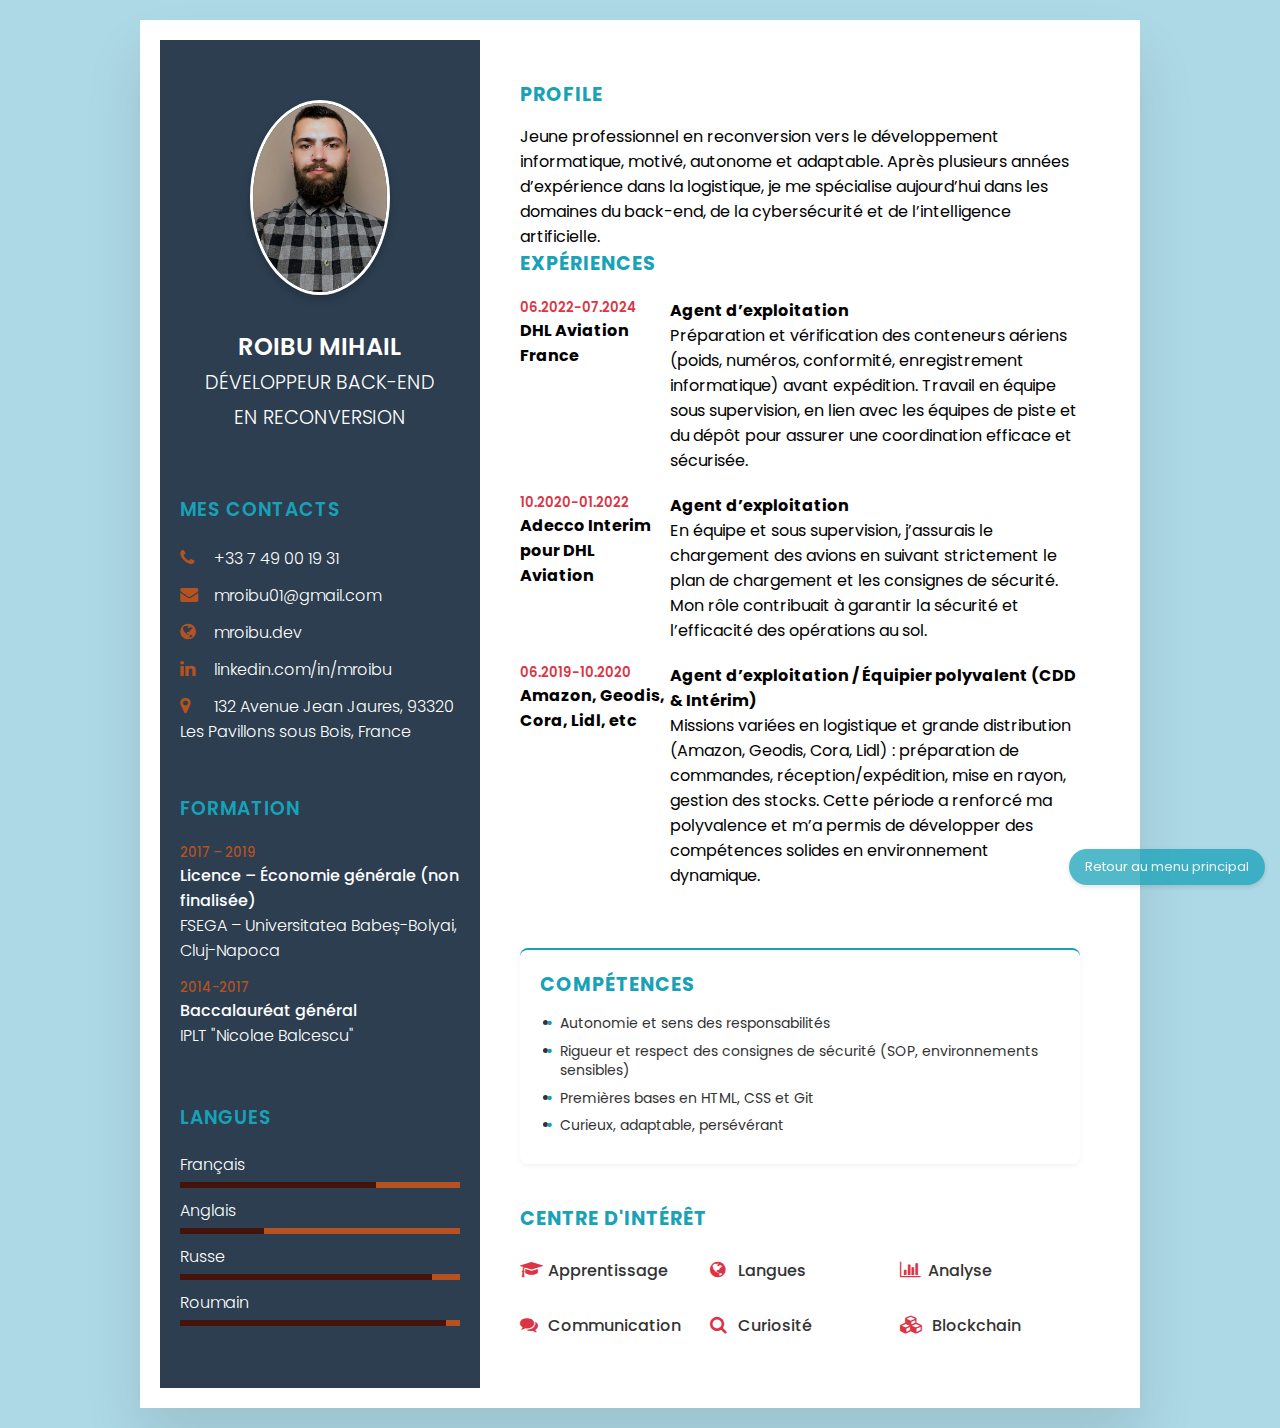
<file: cv.html>
<!DOCTYPE html>
<html lang="fr">
<head>
    <meta charset="UTF-8">
    <meta name="viewport" content="width=device-width, initial-scale=1.0">
    <link rel="stylesheet" href="style.css">
    <link rel="stylesheet" href="https://cdnjs.cloudflare.com/ajax/libs/font-awesome/4.7.0/css/font-awesome.css" integrity="sha512-5A8nwdMOWrSz20fDsjczgUidUBR8liPYU+WymTZP1lmY9G6Oc7HlZv156XqnsgNUzTyMefFTcsFH/tnJE/+xBg==" crossorigin="anonymous" referrerpolicy="no-referrer" />
    <title>Mon CV - Mihail ROIBU</title>
</head>
<body>
    <div CLASS="container">
    <div class="left-side">
<div class="profileTexte">
    <div class="imgBx">
<img src="images/photo.jpg">
    </div>
<h2>ROIBU MIHAIL<br><span>Développeur back-end<br>en reconversion</span></h2>
</div>
<div class="contactInfo">
<h3 class="title">Mes contacts</h3>  
 <ul>
    <li>
        <span class="icon"><i class="fa fa-phone" aria-hidden="true"></i></span>
        <span class="text">+33 7 49 00 19 31</span>
    </li>
     <li>
        <span class="icon"><i class="fa fa-envelope" aria-hidden="true"></i></span>
        <span class="text">mroibu01@gmail.com</span>
    </li>
    <li>
      <span class="icon"><i class="fa fa-globe" aria-hidden="true"></i></span>
      <a class="text" href="https://mroibu.dev" target="_blank">mroibu.dev</a>
    </li>
   <li>
    <span class="icon"><i class="fa fa-linkedin" aria-hidden="true"></i></span>
    <a class="text" href="https://www.linkedin.com/in/mroibu" target="_blank">linkedin.com/in/mroibu</a>
</li>
     <li>
        <span class="icon"><i class="fa fa-map-marker" aria-hidden="true"></i></span>
        <span class="text">132 Avenue Jean Jaures, 93320 Les Pavillons sous Bois, France</span>
    </li>
 </ul>  
</div>
<div class="contactInfo  education">
<h3 class="title">Formation</h3>
<ul>
     <li>
    <h5>2017 – 2019</h5>
    <h4>Licence – Économie générale (non finalisée)</h4>
    <h4>FSEGA – Universitatea Babeș-Bolyai, Cluj-Napoca</h4>
</li>
    <li>
        <h5>2014-2017</h5>
        <H4>Baccalauréat général</H4>
        <h4>IPLT "Nicolae Balcescu"</h4>
    </li>
</ul>
</div>
<div class="contactInfo language">
    <h3 class="title">Langues</h3>
    <ul>
        <li>
            <span class="texte">Français</span>
            <span class="percent">
                <div style="width: 70%;"></div>
            </span>
        </li>
        <li>
            <span class="texte">Anglais</span>
            <span class="percent">
            <div style="width: 30%;"></div>
            </span>
        </li>
        <li>
            <span class="texte">Russe</span>
            <span class="percent">
            <div style="width: 90%;"></div>
            </span>
        </li>
        <li>
            <span class="texte">Roumain</span>
            <span class="percent">
            <div style="width: 95%;"></div>
            </span>
        </li>
    </ul>
</div>
    </div>
    <div class="right-side">
        <div class="about">
            <h2 class="title2">Profile</h2>
           <p>Jeune professionnel en reconversion vers le développement informatique, motivé, autonome et adaptable. Après plusieurs années d’expérience dans la logistique, je me spécialise aujourd’hui dans les domaines du back-end, de la cybersécurité et de l’intelligence artificielle.</p>
<h2 class="title2">Expériences</h2>
<div class="box">
<div class="year_company">
    <h5>06.2022-07.2024</h5>
    <h4>DHL Aviation France</h4>
</div>
<div class="texte">
    <h4>Agent d’exploitation</h4>
    <p>Préparation et vérification des conteneurs aériens (poids, numéros, conformité, enregistrement informatique) avant expédition. Travail en équipe sous supervision, en lien avec les équipes de piste et du dépôt pour assurer une coordination efficace et sécurisée.</p>
</div>
</div>
<div class="box">
<div class="year_company">
    <h5>10.2020-01.2022</h5>
    <h4>Adecco Interim pour DHL Aviation</h4>
</div>
<div class="texte">
    <h4>Agent d’exploitation</h4>
    <p>En équipe et sous supervision, j’assurais le chargement des avions en suivant strictement le plan de chargement et les consignes de sécurité. Mon rôle contribuait à garantir la sécurité et l’efficacité des opérations au sol.</p>
</div>
</div>
<div class="box">
<div class="year_company">
    <h5>06.2019-10.2020</h5>
    <h4>Amazon, Geodis, Cora, Lidl, etc</h4>
</div>
<div class="text">
    <h4>Agent d’exploitation / Équipier polyvalent (CDD & Intérim)</h4>
    <p>Missions variées en logistique et grande distribution (Amazon, Geodis, Cora, Lidl) : préparation de commandes, réception/expédition, mise en rayon, gestion des stocks. Cette période a renforcé ma polyvalence et m’a permis de développer des compétences solides en environnement dynamique.
</p>
</div>
</div>
        </div>
        <div class="about skills">
            <h2 class="title2">Compétences</h2>
            <div>
                <ul>
        <li>Autonomie et sens des responsabilités</li>
        <li>Rigueur et respect des consignes de sécurité (SOP, environnements sensibles)</li>
        <li>Premières bases en HTML, CSS et Git</li>
        <li>Curieux, adaptable, persévérant</li>
    </ul>
            </div>
        </div>
        <div class="about interest">
            <h2 class="title2">Centre d'intérêt</h2>
            <ul>
                <li><i class="fa fa-graduation-cap" aria-hidden="true"></i>Apprentissage</li>
                <li><i class="fa fa-globe" aria-hidden="true"></i>Langues</li>
                <li><i class="fa fa-bar-chart" aria-hidden="true"></i>Analyse</li>
                <li><i class="fa fa-comments" aria-hidden="true"></i>Communication</li>
                <li><i class="fa fa-search" aria-hidden="true"></i>Curiosité</li>
                 <li><i class="fa fa-cubes" aria-hidden="true"></i> Blockchain</li>
            </ul>
        </div>
    </div>
    </div>
    <div style="text-align: center;">
        
        <a href="index.html" class="back-button">Retour au menu principal</a>

</div>
</body>
</html>
</file>
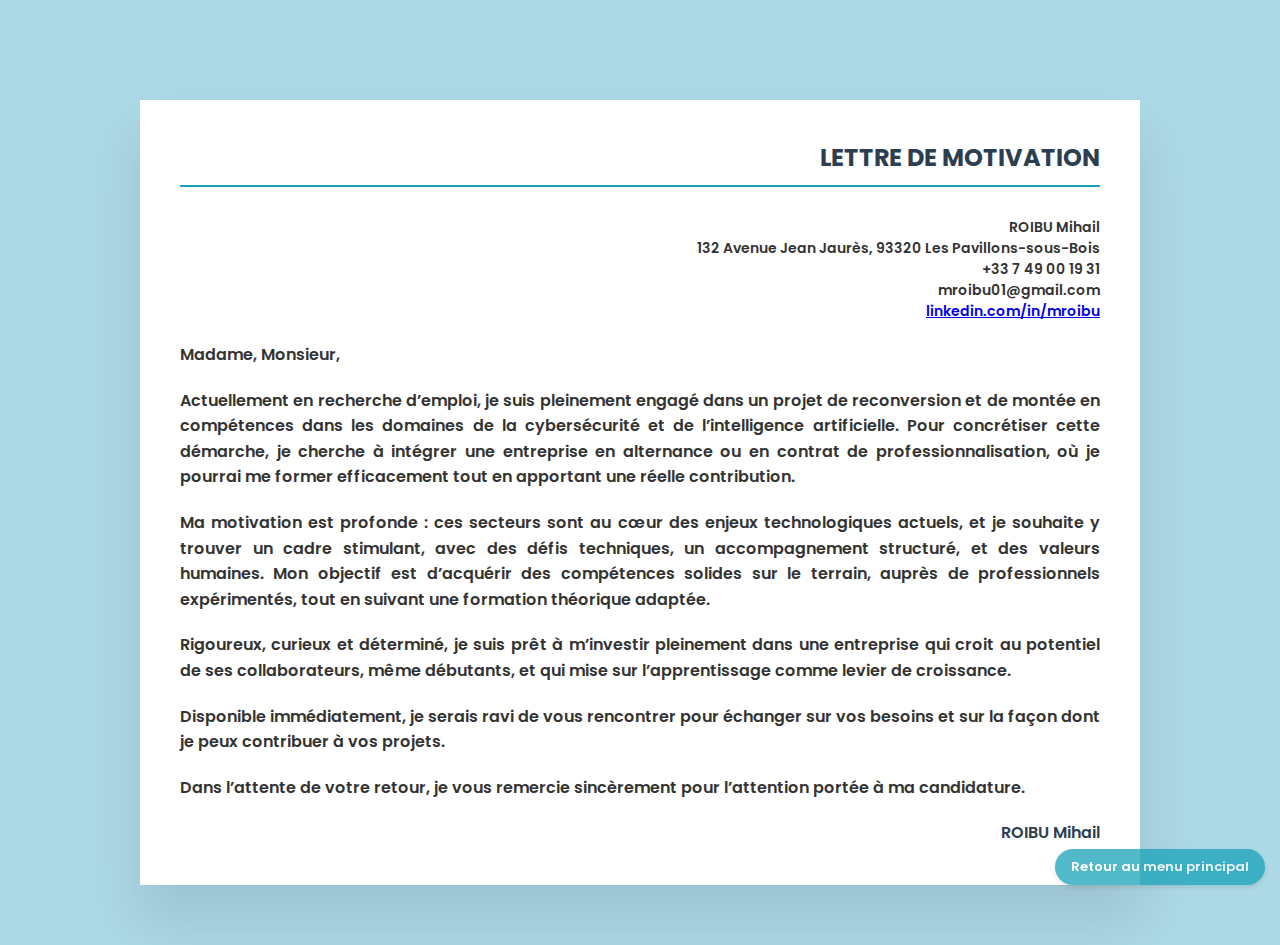
<file: motivation.html>
<!DOCTYPE html>
<html lang="fr">
<head>
  <meta charset="UTF-8">
  <title>Lettre de motivation</title>
  <link rel="stylesheet" href="style.css">
  <style>
    .motivation-container {
      max-width: 1000px;
      margin: 40px auto;
      background: #fff;
      box-shadow: 0 35px 55px rgba(0,0,0,0.1);
      padding: 40px;
      font-family: 'Poppins', sans-serif;
    }
    .motivation-header {
      border-bottom: 2px solid #17a2b8;
      margin-bottom: 30px;
      padding-bottom: 10px;
    }
    .motivation-header h1 {
      color: #2c3e50;
      font-size: 24px;
      text-transform: uppercase;
    }
    .motivation-coordonnees {
      font-size: 14px;
      margin-bottom: 20px;
      color: #333;
    }
    .motivation-coordonnees i {
      color: #dc5913c7;
      margin-right: 6px;
    }
    .motivation-content p {
      color: #333;
      font-size: 16px;
      line-height: 1.6;
      text-align: justify;
      margin-bottom: 20px;
    }
    .signature {
      margin-top: 40px;
      text-align: right;
      color: #2c3e50;
      font-weight: 600;
    }
    a.btn-retour {
      display: inline-block;
      margin-top: 30px;
      color: #fff;
      background-color: #17a2b8;
      padding: 10px 20px;
      border-radius: 5px;
      text-decoration: none;
    }
    a.btn-retour:hover {
      background-color: #138496;
    }
  </style>
</head>
<body>
  <div class="motivation-container">
    <div class="motivation-header">
      <h1>Lettre de motivation</h1>
    </div>

    <div class="motivation-coordonnees">
      <p><i class="fa fa-user"></i> ROIBU Mihail</p>
      <p><i class="fa fa-map-marker"></i> 132 Avenue Jean Jaurès, 93320 Les Pavillons-sous-Bois</p>
      <p><i class="fa fa-phone"></i> +33 7 49 00 19 31</p>
      <p><i class="fa fa-envelope"></i> mroibu01@gmail.com</p>
      <p><i class="fa fa-linkedin"></i> <a href="https://linkedin.com/in/mroibu" target="_blank">linkedin.com/in/mroibu</a></p>
    </div>

    <div class="motivation-content">
      <p>
        Madame, Monsieur,
      </p>
      <p>
Actuellement en recherche d’emploi, je suis pleinement engagé dans un projet de reconversion et de montée en compétences dans les domaines de la cybersécurité et de l’intelligence artificielle. Pour concrétiser cette démarche, je cherche à intégrer une entreprise en alternance ou en contrat de professionnalisation, où je pourrai me former efficacement tout en apportant une réelle contribution.      </p>
      <p>
Ma motivation est profonde : ces secteurs sont au cœur des enjeux technologiques actuels, et je souhaite y trouver un cadre stimulant, avec des défis techniques, un accompagnement structuré, et des valeurs humaines. Mon objectif est d’acquérir des compétences solides sur le terrain, auprès de professionnels expérimentés, tout en suivant une formation théorique adaptée.      </p>
      <p>
Rigoureux, curieux et déterminé, je suis prêt à m’investir pleinement dans une entreprise qui croit au potentiel de ses collaborateurs, même débutants, et qui mise sur l’apprentissage comme levier de croissance.
      </p>
      <p>
        Disponible immédiatement, je serais ravi de vous rencontrer pour échanger sur vos besoins et sur la façon dont je peux contribuer à vos projets.
      </p>
      <p>
        Dans l’attente de votre retour, je vous remercie sincèrement pour l’attention portée à ma candidature.
      </p>
    </div>

    <body class="signature">
      ROIBU Mihail
      
    <a href="index.html" class="back-button">Retour au menu principal</a>

  </body>
</html>
</file>
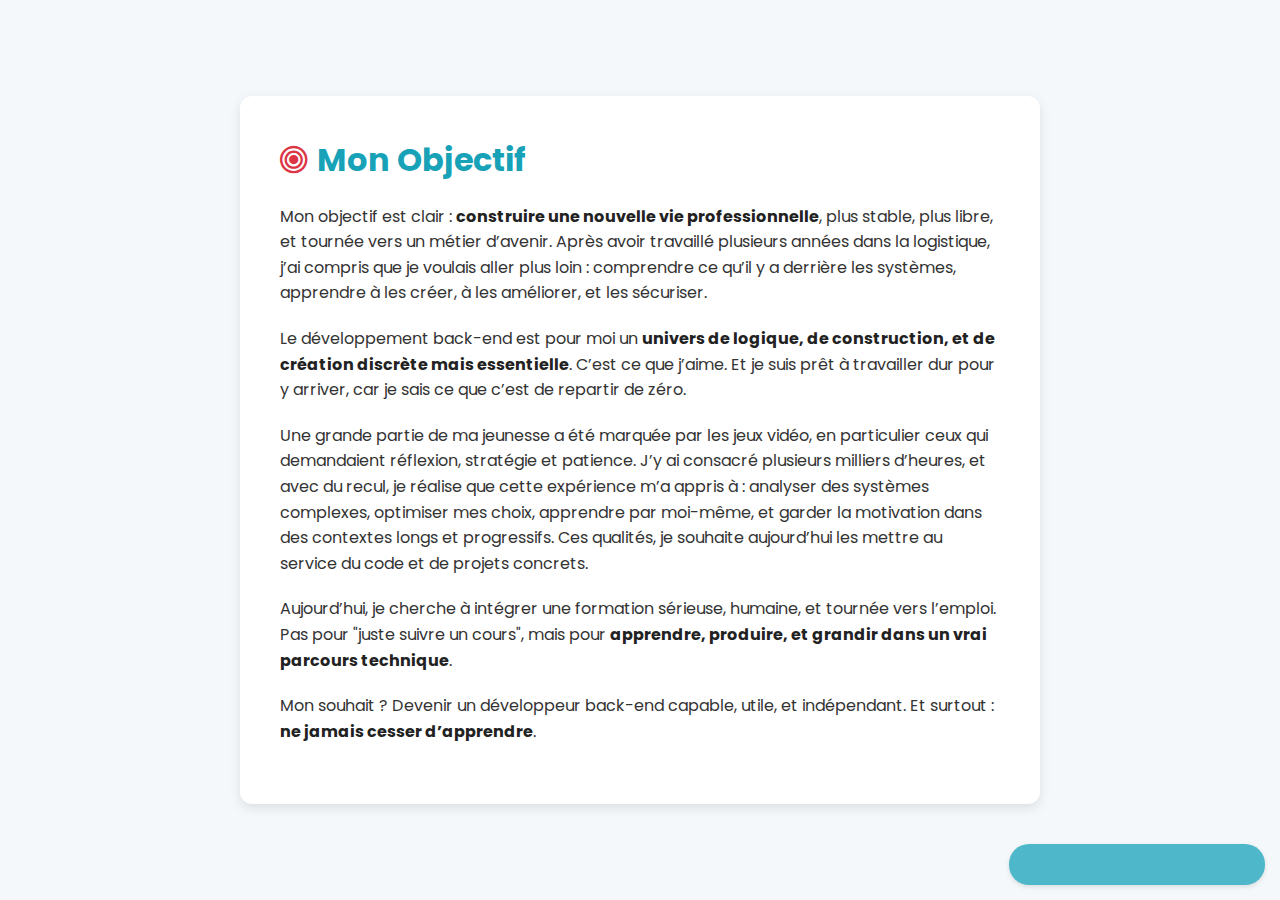
<file: objectif.html>
<!DOCTYPE html>
<html lang="fr">
<head>
  <meta charset="UTF-8">
  <meta name="viewport" content="width=device-width, initial-scale=1.0">
  <title>Mon Objectif</title>
  <link rel="stylesheet" href="style.css">
  <style>
    body {
      background-color: #f4f8fb;
      font-family: 'Poppins', sans-serif;
      margin: 0;
      padding: 0;
    }

    .objectif-container {
      max-width: 800px;
      margin: 60px auto;
      background-color: #ffffff;
      padding: 40px;
      border-radius: 12px;
      box-shadow: 0 4px 12px rgba(0,0,0,0.1);
    }

    h1 {
      color: #17a2b8;
      font-size: 2em;
      margin-bottom: 20px;
      display: flex;
      align-items: center;
      gap: 10px;
    }

    h1 i {
      color: #dc3545;
    }

    p {
      color: #333;
      line-height: 1.6;
      margin-bottom: 20px;
      font-size: 1em;
    }

    a.back-button {
      display: inline-block;
      margin-top: 30px;
      color: #17a2b8;
      text-decoration: none;
      font-weight: 500;
      font-size: 16px;
    }

    a.back-button:hover {
      text-decoration: underline;
    }

    strong {
      color: #222;
    }
  </style>
  <link rel="stylesheet" href="https://cdnjs.cloudflare.com/ajax/libs/font-awesome/4.7.0/css/font-awesome.css">
</head>
<body>
  <div class="objectif-container">
    <h1><i class="fa fa-bullseye"></i> Mon Objectif</h1>

    <p>Mon objectif est clair : <strong>construire une nouvelle vie professionnelle</strong>, plus stable, plus libre, et tournée vers un métier d’avenir. Après avoir travaillé plusieurs années dans la logistique, j’ai compris que je voulais aller plus loin : comprendre ce qu’il y a derrière les systèmes, apprendre à les créer, à les améliorer, et les sécuriser.</p>

    <p>Le développement back-end est pour moi un <strong>univers de logique, de construction, et de création discrète mais essentielle</strong>. C’est ce que j’aime. Et je suis prêt à travailler dur pour y arriver, car je sais ce que c’est de repartir de zéro.</p>

    <p>Une grande partie de ma jeunesse a été marquée par les jeux vidéo, en particulier ceux qui demandaient réflexion, stratégie et patience. J’y ai consacré plusieurs milliers d’heures, et avec du recul, je réalise que cette expérience m’a appris à : analyser des systèmes complexes, optimiser mes choix, apprendre par moi-même, et garder la motivation dans des contextes longs et progressifs. Ces qualités, je souhaite aujourd’hui les mettre au service du code et de projets concrets.</p>

    <p>Aujourd’hui, je cherche à intégrer une formation sérieuse, humaine, et tournée vers l’emploi. Pas pour "juste suivre un cours", mais pour <strong>apprendre, produire, et grandir dans un vrai parcours technique</strong>.</p>

    <p>Mon souhait ? Devenir un développeur back-end capable, utile, et indépendant. Et surtout : <strong>ne jamais cesser d’apprendre</strong>.</p>

    <a href="index.html" class="back-button">← Retour au menu principal</a>
  </div>
</body>
</html>
</file>
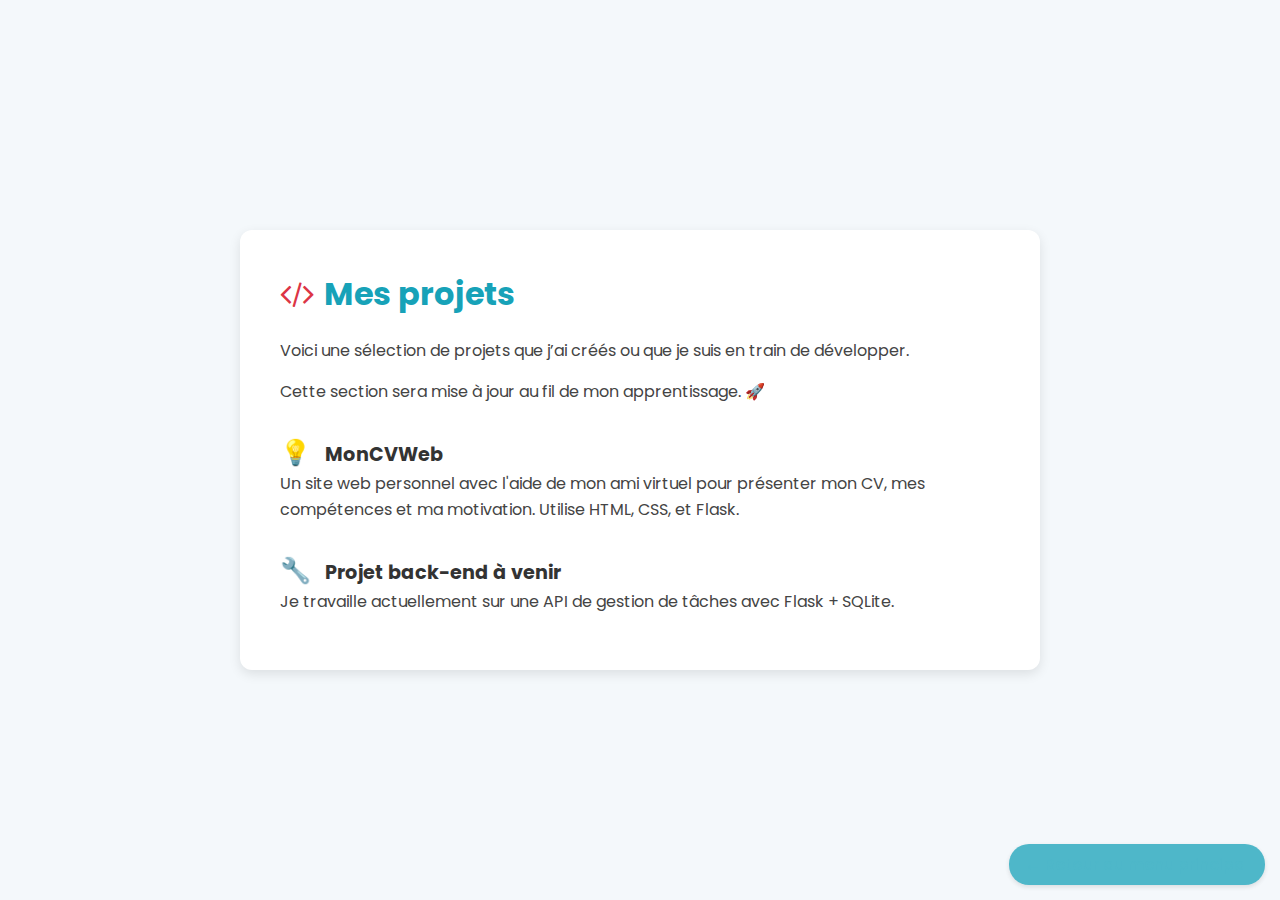
<file: projets.html>
<!DOCTYPE html>
<html lang="fr">
<head>
  <meta charset="UTF-8">
  <meta name="viewport" content="width=device-width, initial-scale=1.0">
  <title>Mes projets</title>
  <link rel="stylesheet" href="style.css">
  <style>
    body {
      background-color: #f4f8fb;
      font-family: 'Poppins', sans-serif;
      margin: 0;
      padding: 0;
    }

    .projets-container {
      max-width: 800px;
      margin: 60px auto;
      background-color: #ffffff;
      padding: 40px;
      border-radius: 12px;
      box-shadow: 0 4px 12px rgba(0,0,0,0.1);
    }

    h1 {
      color: #17a2b8;
      font-size: 2em;
      margin-bottom: 20px;
      display: flex;
      align-items: center;
      gap: 10px;
    }

    h1 i {
      color: #dc3545;
    }

    h2 {
      margin-top: 30px;
      color: #333;
      font-size: 1.3em;
    }

    p {
      color: #444;
      line-height: 1.6;
      margin-bottom: 15px;
    }

    .emoji-title {
      font-size: 1.2em;
      margin-top: 30px;
    }

    .emoji-title span {
      margin-right: 10px;
      font-size: 1.3em;
    }

    a.back-button {
      display: inline-block;
      margin-top: 30px;
      color: #17a2b8;
      text-decoration: none;
      font-weight: 500;
      font-size: 16px;
    }

    a.back-button:hover {
      text-decoration: underline;
    }
  </style>
  <link rel="stylesheet" href="https://cdnjs.cloudflare.com/ajax/libs/font-awesome/4.7.0/css/font-awesome.css">
</head>
<body>
  <div class="projets-container">
    <h1><i class="fa fa-code"></i> Mes projets</h1>

    <p>Voici une sélection de projets que j’ai créés ou que je suis en train de développer.</p>
    <p>Cette section sera mise à jour au fil de mon apprentissage. 🚀</p>

    <h2 class="emoji-title"><span>💡</span> MonCVWeb</h2>
    <p>Un site web personnel avec l'aide de mon ami virtuel pour présenter mon CV, mes compétences et ma motivation. Utilise HTML, CSS, et Flask.</p>

    <h2 class="emoji-title"><span>🔧</span> Projet back-end à venir</h2>
    <p>Je travaille actuellement sur une API de gestion de tâches avec Flask + SQLite.</p>

    <a href="index.html" class="back-button">← Retour au menu principal</a>
  </div>
</body>
</html>
</file>
<file: style.css>
@import url('https://fonts.googleapis.com/css2?family=Poppins:ital,wght@0,100;0,200;0,300;0,400;0,500;0,600;0,700;0,800;0,900&display=swap');

* {
  margin: 0;
  padding: 0;
  box-sizing: border-box;
  font-family: 'Poppins', sans-serif;
}

body {
  background-color: lightblue;
  display: flex;
  justify-content: center;
  align-items: center;
  min-height: 100vh;
  overflow-x: hidden;
  padding: 20px;
}

.container {
  position: relative;
  width: 100%;
  max-width: 1000px;
  padding: 20px;
  background: #fff;
  display: grid;
  grid-template-columns: 1fr 2fr;
  box-shadow: 0 35px 55px rgba(0,0,0,0.1);
}

.container .left-side {
  background: #2c3e50;
  padding: 40px 20px;
}

.profileTexte {
  display: flex;
  flex-direction: column;
  align-items: center;
  padding: 20px 0;
  text-align: center;
}

.imgBx {
  width: 140px;
  height: 195px;
  border-radius: 50%;
  overflow: hidden;
  border: 3px solid #fff;
  box-shadow: 0 4px 8px rgba(0,0,0,0.2);
  margin-bottom: 15px;
}

.imgBx img {
  width: 100%;
  height: 100%;
  object-fit: cover;
}

.profileTexte h2 {
  color: #fff;
  font-size: 1.5em;
  margin-top: 20px;
  text-transform: uppercase;
  font-weight: 600;
  line-height: 1.4em;
}

.profileTexte h2 span {
  font-size: 0.8em;
  font-weight: 300;
}

.contactInfo {
  padding-top: 40px;
}

.title {
  color: #17a2b8;
  text-transform: uppercase;
  font-weight: 600;
  letter-spacing: 1px;
  margin-bottom: 20px;
}

.contactInfo ul {
  list-style: none;
}

.contactInfo ul li {
  margin: 10px 0;
  cursor: pointer;
}

.contactInfo ul li .icon {
  display: inline-block;
  width: 30px;
  font-size: 18px;
  color: #dc5913c7;
}

.contactInfo ul li span,
.contactInfo ul li a {
  color: #fff;
  font-weight: 300;
  text-decoration: none;
}

.contactInfo ul li a:hover {
  text-decoration: underline;
}

.contactInfo.education li {
  margin-bottom: 15px;
}

.contactInfo.education h5 {
  color: #dc5913c7;
  font-weight: 500;
}

.contactInfo.education h4 {
  color: #fff;
  font-weight: 300;
}

.contactInfo.education h4:nth-child(2) {
  font-weight: 500;
}

.contactInfo.language .percent {
  position: relative;
  width: 100%;
  height: 6px;
  background: #dc5913c7;
  display: block;
  margin-top: 5px;
}

.contactInfo.language .percent div {
  position: absolute;
  top: 0;
  left: 0;
  height: 100%;
  background: #240106c7;
}

.container .right-side {
  padding: 40px;
}

.about {
  margin-bottom: 60px;
}

.about:last-child {
  margin-bottom: 0;
}

.title2 {
  color: #17a2b8;
  text-transform: uppercase;
  letter-spacing: 1px;
  margin-bottom: 15px;
  font-size: 1.2rem;
}

.about .box {
  display: flex;
  flex-direction: row;
  margin: 20px 0;
}

.about .box .year_company {
  min-width: 150px;
}

.about .box .year_company h5 {
  text-transform: uppercase;
  color: #dc3545;
  font-weight: 600;
}

.about.skills {
  background-color: #ffffff;
  padding: 20px;
  border-radius: 8px;
  box-shadow: 0 2px 5px rgba(0,0,0,0.05);
  margin-bottom: 40px;
  border-top: 2px solid #17a2b8;
}

.about.skills h4 {
  font-size: 16px;
  color: #f81418;
  margin-bottom: 10px;
  text-transform: uppercase;
  letter-spacing: 0.5px;
  font-weight: 600;
}

.about.skills ul {
  list-style-type: disc;
  padding-left: 20px;
  color: #333;
  margin-top: 10px;
}

.about.skills li {
  margin-bottom: 8px;
  font-size: 14px;
  line-height: 1.4;
}

.about.skills li::before {
  content: "• ";
  color: #17a2b8;
  font-weight: bold;
  display: inline-block;
  width: 1em;
  margin-left: -1em;
}

.interest ul {
  display: grid;
  grid-template-columns: repeat(3,1fr);
  gap: 10px;
}

.interest ul li {
  list-style: none;
  color: #333;
  font-weight: 500;
  margin: 10px 0;
}

.interest ul li .fa {
  color: #dc3445;
  font-size: 18px;
  width: 20px;
  margin-right: 8px;
}

.btn-motivation {
  display: inline-block;
  margin: 30px auto;
  background-color: #17a2b8;
  color: #fff;
  padding: 12px 24px;
  font-size: 16px;
  font-weight: 500;
  text-decoration: none;
  border-radius: 8px;
  text-align: center;
  transition: background-color 0.3s ease;
  box-shadow: 0 4px 6px rgba(0,0,0,0.1);
}

.btn-motivation:hover {
  background-color: #138496;
  box-shadow: 0 2px 8px rgba(0,0,0,0.2);
}

.back-button {
  display: inline-block;
  position: fixed;
  bottom: 15px;
  right: 15px;
  background-color: #17a2b8;
  color: #fff;
  padding: 8px 16px;
  border-radius: 20px;
  text-decoration: none;
  font-size: 13px;
  opacity: 0.75;
  box-shadow: 0 2px 5px rgba(0, 0, 0, 0.15);
  transition: transform 0.2s ease, background-color 0.3s ease;
  z-index: 999;
}

.back-button:hover {
  opacity: 1;
  transform: scale(1.05);
  background-color: #138496;
}

@media (max-width: 768px) {
  .container {
    grid-template-columns: 1fr;
  }

  .container .left-side,
  .container .right-side {
    padding: 20px;
  }

  .interest ul {
    grid-template-columns: repeat(2, 1fr);
  }

  .contactInfo.language .percent {
    height: 5px;
  }

  .imgBx {
    width: 120px;
    height: 120px;
  }

.back-button {
  display: inline-block;
  padding: 10px 20px;
  margin-top: 30px;
  margin-bottom: 20px;
  background-color: #00bcd4;
  color: white;
  text-decoration: none;
  border-radius: 8px;
  font-weight: 500;
  transition: background-color 0.3s ease;
}

.back-button:hover {
  background-color: #0097a7;
}

/* Style spécial pour les petits écrans */
@media (max-width: 768px) {
  .container {
    grid-template-columns: 1fr;
    display: block;
    padding: 10px;
  }

  .container .left-side,
  .container .right-side {
    width: 100%;
    padding: 0;
  }

  .right-side {
    margin-top: 20px;
  }

  .contactInfo,
  .profileTexte,
  h2, h3, h4 {
    text-align: center;
  }

  .imgBx {
    width: 120px;
    height: 120px;
  }

  .back-button {
    display: block;
    width: 80%;
    margin: 20px auto;
    text-align: center;
    font-size: 16px;
    padding: 10px 20px;
    background-color: #00bcd4;
    color: white;
    text-decoration: none;
    border-radius: 8px;
    font-weight: 500;
    transition: background-color 0.3s ease;
  }

  .back-button:hover {
    background-color: #0097a7;
  }
}
</file>
